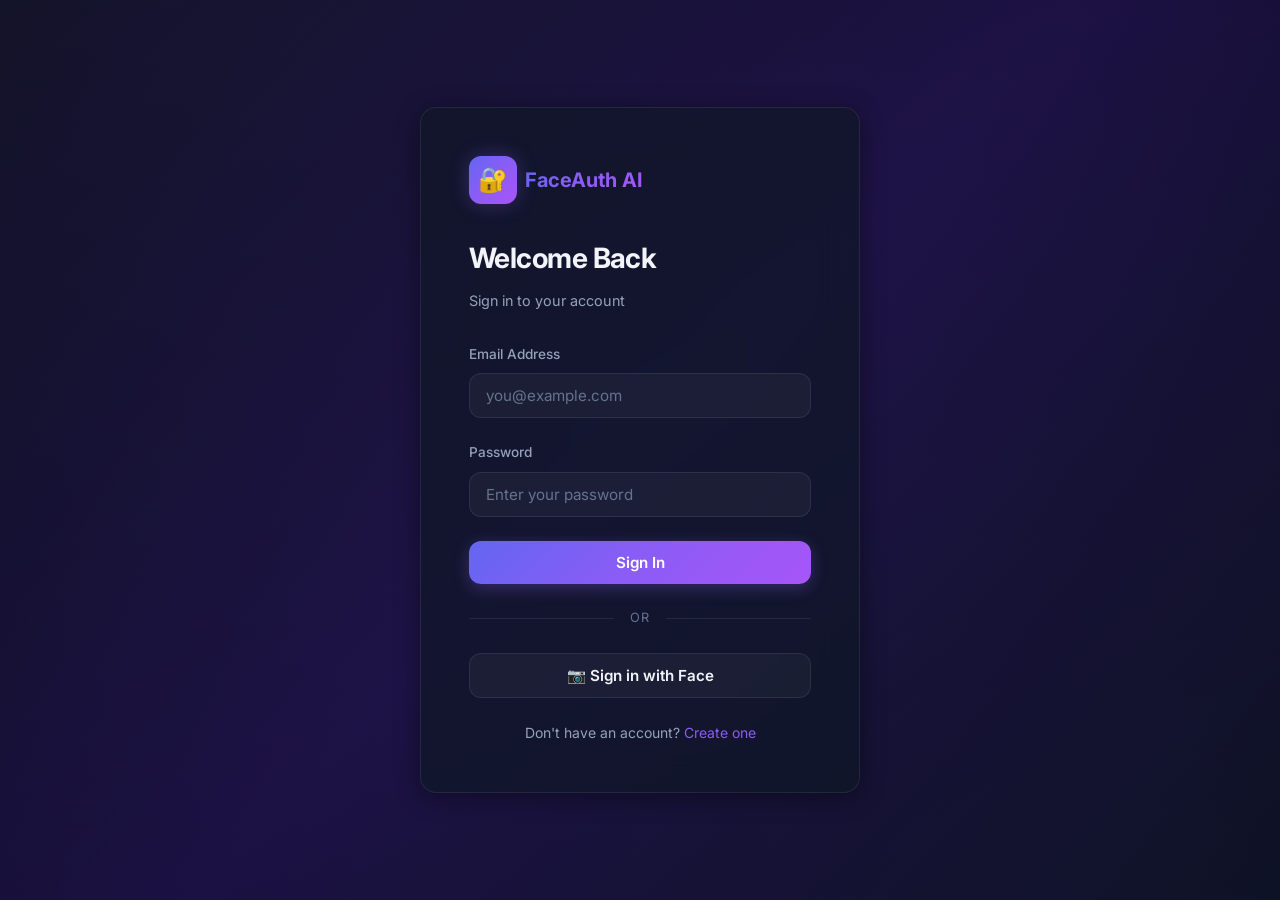
<file: frontend/index.html>
<!DOCTYPE html>
<html lang="en">
<head>
  <meta charset="UTF-8">
  <meta name="viewport" content="width=device-width, initial-scale=1.0">
  <meta name="description" content="AI-Based Facial Authentication System — Secure login with face recognition">
  <title>Login — Facial Auth</title>
  <link rel="stylesheet" href="css/styles.css">
</head>
<body>
  <div class="auth-container">
    <div class="card card-auth">
      <!-- Logo -->
      <div class="logo">
        <div class="logo-icon">🔐</div>
        <span class="logo-text">FaceAuth AI</span>
      </div>

      <h1>Welcome Back</h1>
      <p class="subtitle">Sign in to your account</p>

      <!-- Alert area -->
      <div id="alert-area"></div>

      <!-- Login Form -->
      <form id="login-form">
        <div class="form-group">
          <label for="email">Email Address</label>
          <input type="email" id="email" class="form-input" placeholder="you@example.com" required autocomplete="email">
        </div>
        <div class="form-group">
          <label for="password">Password</label>
          <input type="password" id="password" class="form-input" placeholder="Enter your password" required autocomplete="current-password">
        </div>
        <button type="submit" id="login-btn" class="btn btn-primary btn-full">
          Sign In
        </button>
      </form>

      <div class="divider">or</div>

      <!-- Face Login -->
      <button id="face-login-btn" class="btn btn-secondary btn-full" onclick="openFaceLogin()">
        📷 Sign in with Face
      </button>

      <p class="text-center mt-lg text-muted" style="font-size:0.875rem;">
        Don't have an account? <a href="register.html">Create one</a>
      </p>
    </div>
  </div>

  <!-- Face Login Modal -->
  <div id="face-modal" class="modal-overlay" onclick="if(event.target===this)closeFaceModal()">
    <div class="modal">
      <div class="modal-header">
        <h2 style="margin-bottom:0">Face Login</h2>
        <button class="modal-close" onclick="closeFaceModal()">✕</button>
      </div>

      <div class="form-group">
        <label for="face-email">Email (optional — speeds up matching)</label>
        <input type="email" id="face-email" class="form-input" placeholder="you@example.com">
      </div>

      <div class="webcam-container">
        <video id="face-video" autoplay playsinline muted></video>
        <canvas id="face-canvas"></canvas>
        <div class="webcam-overlay"><div class="face-guide"></div></div>
      </div>

      <div id="face-alert"></div>

      <div class="webcam-actions">
        <button class="btn btn-primary btn-full" id="capture-login-btn" onclick="captureFaceLogin()">
          📸 Capture & Login
        </button>
      </div>
    </div>
  </div>

  <script src="js/api.js"></script>
  <script src="js/auth.js"></script>
</body>
</html>
</file>
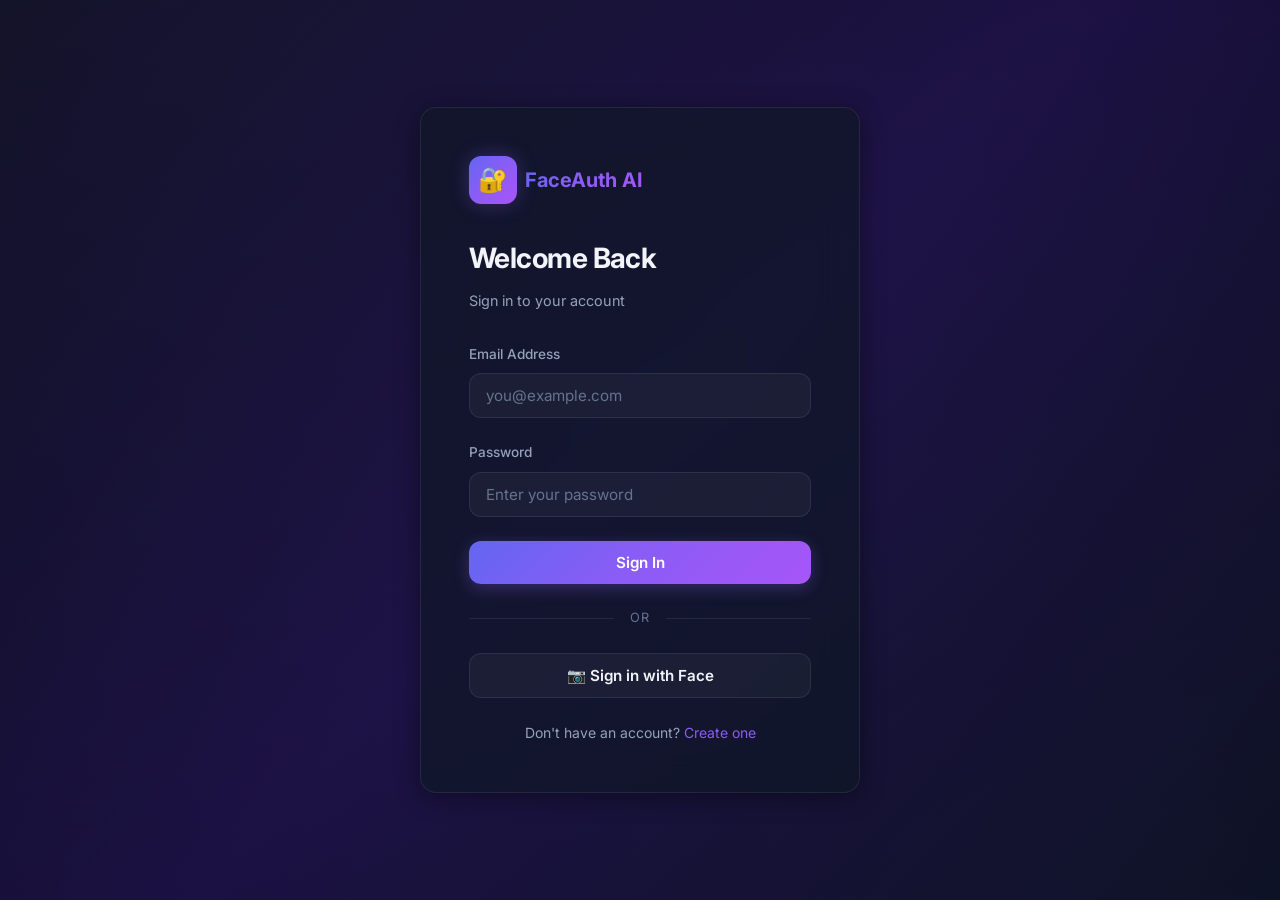
<file: frontend/admin.html>
<!DOCTYPE html>
<html lang="en">
<head>
  <meta charset="UTF-8">
  <meta name="viewport" content="width=device-width, initial-scale=1.0">
  <meta name="description" content="Admin panel — manage users and view system analytics">
  <title>Admin — Facial Auth</title>
  <link rel="stylesheet" href="css/styles.css">
</head>
<body>
  <!-- Navbar -->
  <nav class="navbar">
    <div class="logo">
      <div class="logo-icon">🔐</div>
      <span class="logo-text">FaceAuth AI</span>
    </div>
    <div class="nav-links">
      <a href="dashboard.html" class="nav-link">Dashboard</a>
      <a href="admin.html" class="nav-link active">Admin</a>
      <button class="btn btn-sm btn-secondary" onclick="logout()">Logout</button>
    </div>
  </nav>

  <div class="page-container">
    <div class="content-wrapper">
      <h1 style="margin-bottom:var(--space-sm)">Admin Panel</h1>
      <p class="subtitle">System overview and user management</p>

      <div id="alert-area"></div>

      <!-- Analytics Stats -->
      <div class="stats-grid" id="stats-grid">
        <div class="stat-card">
          <div class="stat-label">Total Users</div>
          <div class="stat-value" id="stat-total">—</div>
        </div>
        <div class="stat-card">
          <div class="stat-label">Users with Face</div>
          <div class="stat-value success" id="stat-faces">—</div>
        </div>
        <div class="stat-card">
          <div class="stat-label">System Status</div>
          <div class="stat-value success" id="stat-status" style="font-size:1.25rem">—</div>
        </div>
      </div>

      <!-- Users Table -->
      <div class="card" style="padding:0;overflow:hidden">
        <div style="padding:var(--space-lg) var(--space-xl) var(--space-md)">
          <h2 style="margin-bottom:0">Registered Users</h2>
        </div>
        <div class="table-wrapper" style="border:none;border-radius:0">
          <table>
            <thead>
              <tr>
                <th>Email</th>
                <th>Face Status</th>
                <th>Created</th>
                <th>Actions</th>
              </tr>
            </thead>
            <tbody id="users-tbody">
              <tr><td colspan="4" style="text-align:center;padding:var(--space-2xl)">Loading...</td></tr>
            </tbody>
          </table>
        </div>
      </div>
    </div>
  </div>

  <script src="js/api.js"></script>
  <script src="js/admin.js"></script>
</body>
</html>
</file>
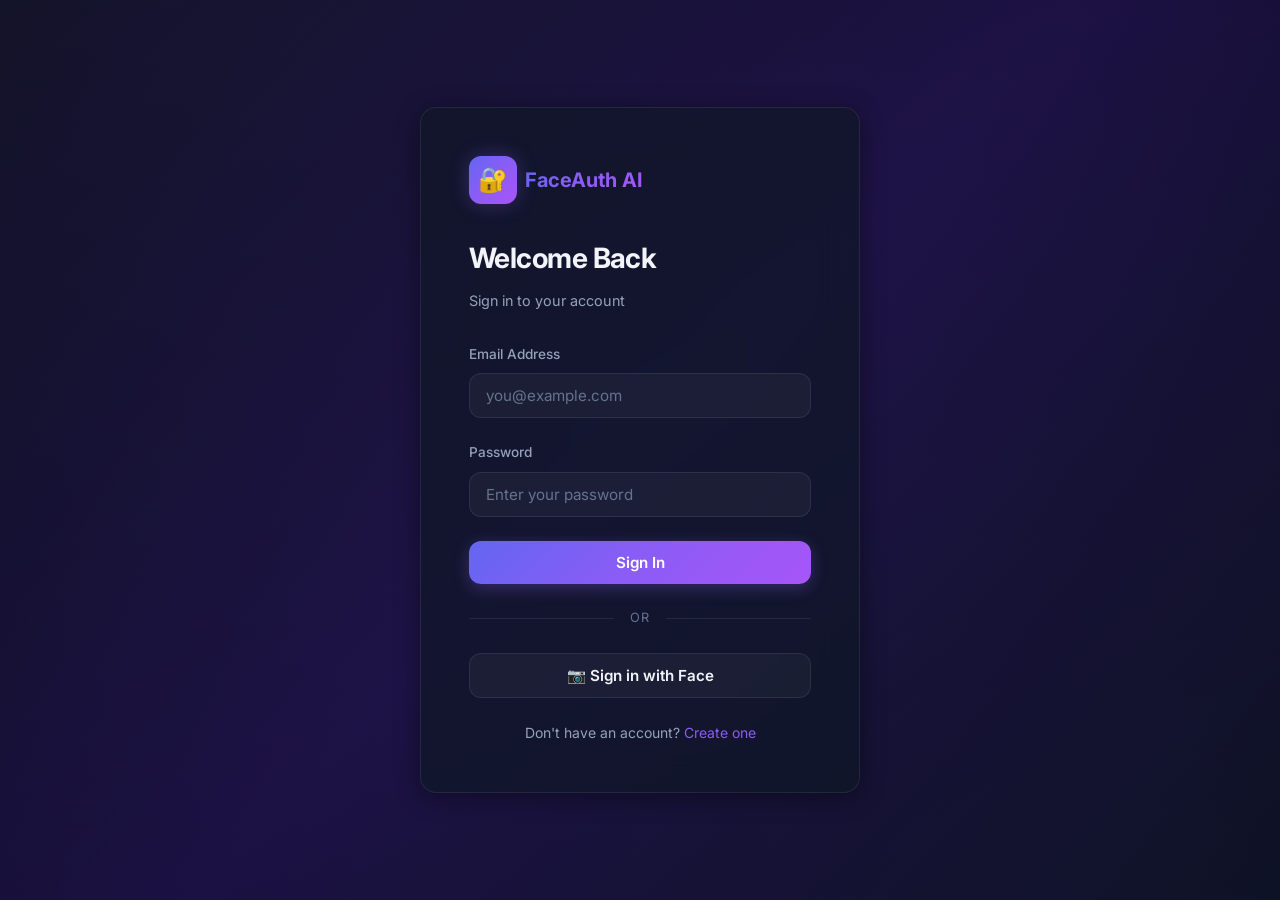
<file: frontend/dashboard.html>
<!DOCTYPE html>
<html lang="en">
<head>
  <meta charset="UTF-8">
  <meta name="viewport" content="width=device-width, initial-scale=1.0">
  <meta name="description" content="User dashboard — manage your profile and face authentication">
  <title>Dashboard — Facial Auth</title>
  <link rel="stylesheet" href="css/styles.css">
</head>
<body>
  <!-- Navbar -->
  <nav class="navbar">
    <div class="logo">
      <div class="logo-icon">🔐</div>
      <span class="logo-text">FaceAuth AI</span>
    </div>
    <div class="nav-links">
      <a href="dashboard.html" class="nav-link active">Dashboard</a>
      <a href="admin.html" class="nav-link">Admin</a>
      <div class="nav-user">
        <span id="nav-email">Loading...</span>
        <div class="avatar" id="nav-avatar">?</div>
      </div>
      <button class="btn btn-sm btn-secondary" onclick="logout()">Logout</button>
    </div>
  </nav>

  <div class="page-container">
    <div class="content-wrapper">
      <h1 style="margin-bottom:var(--space-lg)">Dashboard</h1>

      <div id="alert-area"></div>

      <!-- Profile Section -->
      <div class="profile-section">
        <!-- Profile Card -->
        <div class="card profile-card" id="profile-card">
          <div class="profile-avatar" id="profile-avatar">?</div>
          <div class="profile-email" id="profile-email">Loading...</div>
          <div class="profile-meta" id="profile-meta">Loading...</div>
          <div id="face-status" style="margin-bottom:var(--space-lg)"></div>
          <div class="profile-actions">
            <button class="btn btn-sm btn-secondary" onclick="openEditModal()">✏️ Edit Profile</button>
            <button class="btn btn-sm btn-danger" onclick="confirmDelete()">🗑️ Delete Account</button>
          </div>
        </div>

        <!-- Face Registration Card -->
        <div class="card" style="display:flex;flex-direction:column;align-items:center;text-align:center;padding:var(--space-2xl)">
          <div style="font-size:3rem;margin-bottom:var(--space-md)">📷</div>
          <h2>Face Authentication</h2>
          <p class="text-muted" style="margin-bottom:var(--space-lg);font-size:0.9rem">
            Register your face for quick biometric login. Your face data is encrypted with AES-256-GCM.
          </p>
          <button class="btn btn-primary" id="register-face-btn" onclick="openFaceRegister()">
            Register My Face
          </button>
        </div>
      </div>

      <!-- Quick Stats -->
      <div class="stats-grid" id="stats-grid">
        <div class="stat-card">
          <div class="stat-label">Account Status</div>
          <div class="stat-value success" style="font-size:1.25rem">Active</div>
        </div>
        <div class="stat-card">
          <div class="stat-label">Face Registered</div>
          <div class="stat-value" id="stat-face" style="font-size:1.25rem">—</div>
        </div>
        <div class="stat-card">
          <div class="stat-label">Security Level</div>
          <div class="stat-value" id="stat-security" style="font-size:1.25rem">Standard</div>
        </div>
      </div>
    </div>
  </div>

  <!-- Face Registration Modal -->
  <div id="face-modal" class="modal-overlay" onclick="if(event.target===this)closeFaceModal()">
    <div class="modal">
      <div class="modal-header">
        <h2 style="margin-bottom:0">Register Your Face</h2>
        <button class="modal-close" onclick="closeFaceModal()">✕</button>
      </div>
      <p class="text-muted" style="margin-bottom:var(--space-lg);font-size:0.875rem">
        Position your face within the oval guide and click capture.
      </p>
      <div class="webcam-container">
        <video id="face-video" autoplay playsinline muted></video>
        <canvas id="face-canvas"></canvas>
        <div class="webcam-overlay"><div class="face-guide"></div></div>
      </div>
      <div id="face-alert"></div>
      <div class="webcam-actions">
        <button class="btn btn-primary btn-full" id="capture-btn" onclick="captureFace()">
          📸 Capture & Register
        </button>
      </div>
    </div>
  </div>

  <!-- Edit Profile Modal -->
  <div id="edit-modal" class="modal-overlay" onclick="if(event.target===this)closeEditModal()">
    <div class="modal">
      <div class="modal-header">
        <h2 style="margin-bottom:0">Edit Profile</h2>
        <button class="modal-close" onclick="closeEditModal()">✕</button>
      </div>
      <form id="edit-form">
        <div class="form-group">
          <label for="edit-email">New Email</label>
          <input type="email" id="edit-email" class="form-input" placeholder="new@example.com">
        </div>
        <div class="form-group">
          <label for="edit-password">New Password (leave blank to keep current)</label>
          <input type="password" id="edit-password" class="form-input" placeholder="Min 8 characters" minlength="8">
        </div>
        <button type="submit" class="btn btn-primary btn-full">Save Changes</button>
      </form>
    </div>
  </div>

  <script src="js/api.js"></script>
  <script src="js/dashboard.js"></script>
</body>
</html>
</file>
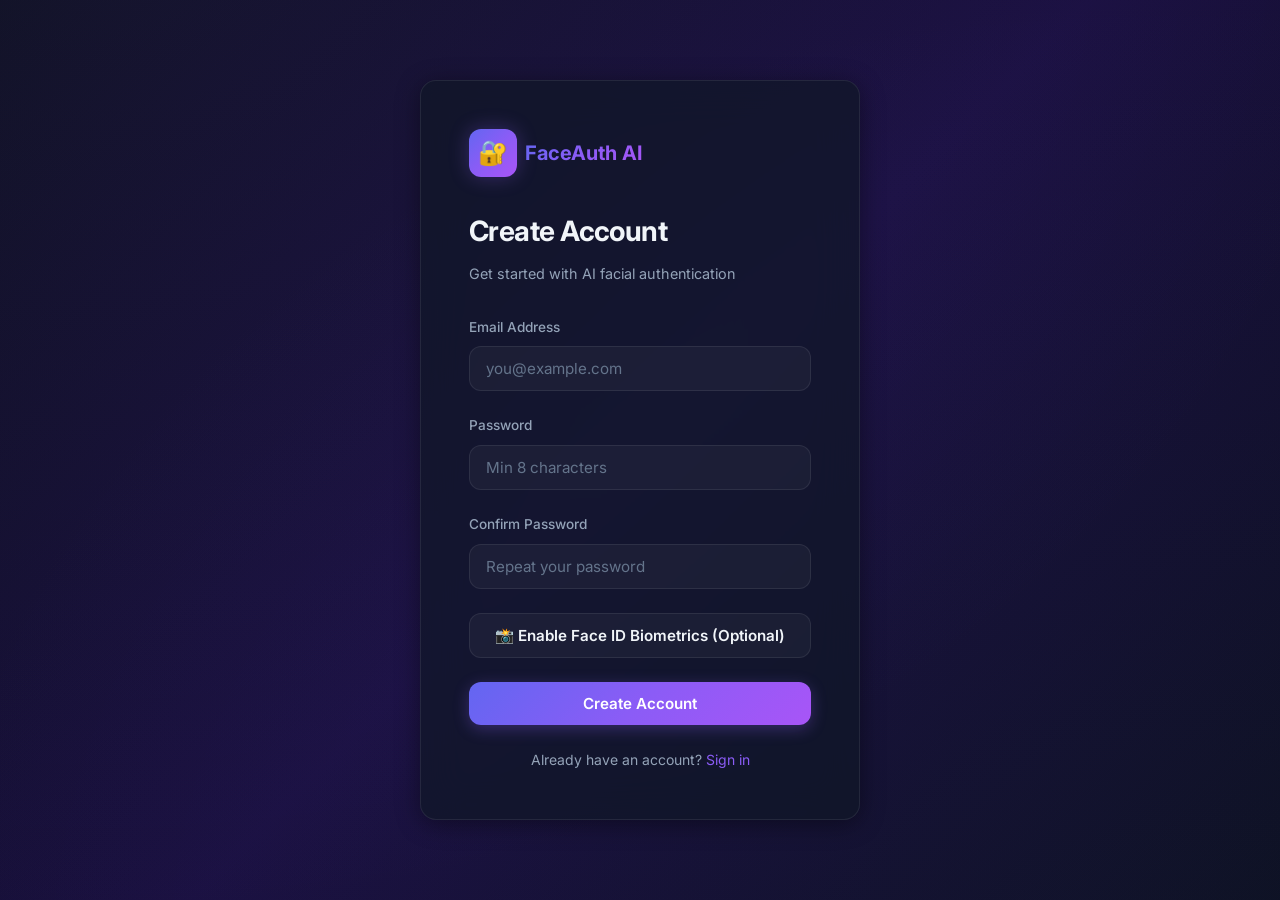
<file: frontend/register.html>
<!DOCTYPE html>
<html lang="en">
<head>
  <meta charset="UTF-8">
  <meta name="viewport" content="width=device-width, initial-scale=1.0">
  <meta name="description" content="Create your facial authentication account">
  <title>Register — Facial Auth</title>
  <link rel="stylesheet" href="css/styles.css">
</head>
<body>
  <div class="auth-container">
    <div class="card card-auth">
      <div class="logo">
        <div class="logo-icon">🔐</div>
        <span class="logo-text">FaceAuth AI</span>
      </div>

      <h1>Create Account</h1>
      <p class="subtitle">Get started with AI facial authentication</p>

      <div id="alert-area"></div>

      <form id="register-form">
        <div class="form-group">
          <label for="email">Email Address</label>
          <input type="email" id="email" class="form-input" placeholder="you@example.com" required autocomplete="email">
        </div>
        <div class="form-group">
          <label for="password">Password</label>
          <input type="password" id="password" class="form-input" placeholder="Min 8 characters" required minlength="8" autocomplete="new-password">
        </div>
        <div class="form-group">
          <label for="confirm-password">Confirm Password</label>
          <input type="password" id="confirm-password" class="form-input" placeholder="Repeat your password" required minlength="8" autocomplete="new-password">
        </div>

        <!-- Optional Face ID Registration -->
        <div class="form-group" style="margin-top:var(--space-lg);margin-bottom:var(--space-lg)">
          <button type="button" id="toggle-face-btn" class="btn btn-secondary btn-full" onclick="toggleFaceRegistration()">
            📸 Enable Face ID Biometrics (Optional)
          </button>
        </div>

        <div id="face-reg-section" class="hidden">
          <p class="text-muted" style="margin-bottom:var(--space-md);font-size:0.85rem;text-align:center">
            Position your face in the guide and capture your photo.
          </p>
          <div class="webcam-container" style="max-height:240px;margin-bottom:var(--space-md)">
            <video id="face-video" autoplay playsinline muted></video>
            <canvas id="face-canvas"></canvas>
            <div class="webcam-overlay"><div class="face-guide" style="width:160px;height:200px"></div></div>
          </div>
          <div class="flex gap-sm mb-lg">
            <button type="button" id="capture-face-btn" class="btn btn-secondary btn-full btn-sm" onclick="captureFaceRegistration()">
              📷 Capture Face
            </button>
          </div>
          <div id="face-success-badge" class="hidden text-center mb-md">
            <span class="badge badge-success">✓ Face ID Captured successfully</span>
          </div>
        </div>

        <button type="submit" id="register-btn" class="btn btn-primary btn-full">
          Create Account
        </button>
      </form>

      <p class="text-center mt-lg text-muted" style="font-size:0.875rem;">
        Already have an account? <a href="index.html">Sign in</a>
      </p>
    </div>
  </div>

  <script src="js/api.js"></script>
  <script>
    redirectIfAuth();

    let faceStream = null;
    let faceBlob = null;

    async function toggleFaceRegistration() {
      const section = document.getElementById('face-reg-section');
      const btn = document.getElementById('toggle-face-btn');

      if (section.classList.contains('hidden')) {
        section.classList.remove('hidden');
        btn.textContent = '✕ Disable Face ID Biometrics';
        btn.classList.replace('btn-secondary', 'btn-danger');

        try {
          faceStream = await navigator.mediaDevices.getUserMedia({
            video: { width: 320, height: 240, facingMode: 'user' }
          });
          document.getElementById('face-video').srcObject = faceStream;
        } catch {
          showAlert('alert-area', 'Camera access denied. Please allow camera permissions.', 'error');
        }
      } else {
        section.classList.add('hidden');
        btn.textContent = '📸 Enable Face ID Biometrics (Optional)';
        btn.classList.replace('btn-danger', 'btn-secondary');
        stopCamera();
        faceBlob = null;
        document.getElementById('face-success-badge').classList.add('hidden');
      }
    }

    function stopCamera() {
      if (faceStream) {
        faceStream.getTracks().forEach(t => t.stop());
        faceStream = null;
      }
      document.getElementById('face-video').srcObject = null;
    }

    function captureFaceRegistration() {
      const video = document.getElementById('face-video');
      const canvas = document.getElementById('face-canvas');
      const badge = document.getElementById('face-success-badge');

      canvas.width = video.videoWidth || 320;
      canvas.height = video.videoHeight || 240;
      canvas.getContext('2d').drawImage(video, 0, 0);

      canvas.toBlob((blob) => {
        faceBlob = blob;
        badge.classList.remove('hidden');
        showAlert('alert-area', 'Face ID photo captured successfully!', 'success');
      }, 'image/jpeg', 0.9);
    }

    document.getElementById('register-form').addEventListener('submit', async (e) => {
      e.preventDefault();
      const email = document.getElementById('email').value.trim();
      const password = document.getElementById('password').value;
      const confirm = document.getElementById('confirm-password').value;

      if (password !== confirm) {
        showAlert('alert-area', 'Passwords do not match', 'error');
        return;
      }

      const btn = document.getElementById('register-btn');
      btn.innerHTML = '<span class="spinner"></span> Creating...';
      btn.disabled = true;

      try {
        let res;
        if (faceBlob) {
          // Register with Face Biometrics
          res = await api.registerWithFace(email, password, faceBlob);
        } else {
          // Register standard Email/Password only
          res = await api.register(email, password);
        }

        if (res.ok) {
          stopCamera();
          api.clearTokens(); // Ensure we don't automatically log them in
          showAlert('alert-area', 'Account created! Redirecting to login page...', 'success');
          setTimeout(() => window.location.href = 'index.html?registered=true', 1200);
        } else {
          showAlert('alert-area', res.data?.detail || 'Registration failed', 'error');
          btn.innerHTML = 'Create Account';
          btn.disabled = false;
        }
      } catch (err) {
        console.error(err);
        showAlert('alert-area', 'Cannot connect to backend server. Make sure uvicorn is running on port 8080.', 'error');
        btn.innerHTML = 'Create Account';
        btn.disabled = false;
      }
    });
  </script>
</body>
</html>
</file>
<file: frontend/css/styles.css>
/* ================================================================
   AI Facial Authentication System — Design System
   ================================================================ */
@import url('https://fonts.googleapis.com/css2?family=Inter:wght@300;400;500;600;700;800&display=swap');

:root {
  --bg-primary: #0a0e1a;
  --bg-secondary: #111827;
  --bg-card: rgba(17, 24, 39, 0.7);
  --bg-glass: rgba(255, 255, 255, 0.04);
  --bg-glass-hover: rgba(255, 255, 255, 0.08);
  --gradient-primary: linear-gradient(135deg, #6366f1, #8b5cf6, #a855f7);
  --gradient-success: linear-gradient(135deg, #10b981, #34d399);
  --gradient-danger: linear-gradient(135deg, #ef4444, #f87171);
  --gradient-warning: linear-gradient(135deg, #f59e0b, #fbbf24);
  --gradient-bg: linear-gradient(135deg, #0a0e1a 0%, #1a1040 50%, #0a0e1a 100%);
  --accent-primary: #8b5cf6;
  --accent-primary-hover: #a78bfa;
  --accent-success: #10b981;
  --accent-danger: #ef4444;
  --accent-warning: #f59e0b;
  --accent-info: #3b82f6;
  --text-primary: #f1f5f9;
  --text-secondary: #94a3b8;
  --text-muted: #64748b;
  --text-accent: #c4b5fd;
  --border-color: rgba(255, 255, 255, 0.08);
  --border-color-hover: rgba(139, 92, 246, 0.3);
  --border-radius: 12px;
  --border-radius-lg: 16px;
  --border-radius-xl: 24px;
  --shadow-sm: 0 2px 8px rgba(0, 0, 0, 0.3);
  --shadow-md: 0 4px 24px rgba(0, 0, 0, 0.4);
  --shadow-lg: 0 8px 40px rgba(0, 0, 0, 0.5);
  --shadow-glow: 0 0 40px rgba(139, 92, 246, 0.15);
  --transition-fast: 150ms ease;
  --transition-normal: 250ms ease;
  --transition-slow: 400ms ease;
  --space-xs: 4px; --space-sm: 8px; --space-md: 16px;
  --space-lg: 24px; --space-xl: 32px; --space-2xl: 48px; --space-3xl: 64px;
}

*, *::before, *::after { margin: 0; padding: 0; box-sizing: border-box; }
html { font-size: 16px; scroll-behavior: smooth; }
body {
  font-family: 'Inter', -apple-system, BlinkMacSystemFont, sans-serif;
  background: var(--bg-primary); color: var(--text-primary);
  min-height: 100vh; line-height: 1.6; overflow-x: hidden;
  -webkit-font-smoothing: antialiased;
}
body::before { content: ''; position: fixed; inset: 0; background: var(--gradient-bg); z-index: -2; }
body::after {
  content: ''; position: fixed; top: -50%; left: -50%; width: 200%; height: 200%;
  background: radial-gradient(ellipse at 30% 20%, rgba(139,92,246,0.08) 0%, transparent 50%),
              radial-gradient(ellipse at 70% 80%, rgba(99,102,241,0.06) 0%, transparent 50%);
  z-index: -1; animation: bgShift 20s ease-in-out infinite alternate;
}
@keyframes bgShift { 0%{transform:translate(0,0) rotate(0deg)} 100%{transform:translate(-5%,-3%) rotate(3deg)} }
a { color: var(--accent-primary); text-decoration: none; transition: color var(--transition-fast); }
a:hover { color: var(--accent-primary-hover); }

.page-container { min-height:100vh; display:flex; flex-direction:column; align-items:center; padding:var(--space-xl); }
.auth-container { min-height:100vh; display:flex; align-items:center; justify-content:center; padding:var(--space-lg); }
.content-wrapper { width:100%; max-width:1200px; margin:0 auto; }

.card {
  background: var(--bg-card); backdrop-filter: blur(20px); -webkit-backdrop-filter: blur(20px);
  border: 1px solid var(--border-color); border-radius: var(--border-radius-lg);
  padding: var(--space-xl); box-shadow: var(--shadow-md);
  transition: border-color var(--transition-normal), box-shadow var(--transition-normal);
}
.card:hover { border-color: var(--border-color-hover); box-shadow: var(--shadow-lg), var(--shadow-glow); }
.card-auth { width:100%; max-width:440px; padding:var(--space-2xl); }

.logo { display:flex; align-items:center; gap:var(--space-sm); margin-bottom:var(--space-xl); }
.logo-icon {
  width:48px; height:48px; background:var(--gradient-primary); border-radius:var(--border-radius);
  display:flex; align-items:center; justify-content:center; font-size:1.5rem;
  box-shadow: 0 0 20px rgba(139,92,246,0.3);
}
.logo-text {
  font-size:1.25rem; font-weight:700; background:var(--gradient-primary);
  -webkit-background-clip:text; -webkit-text-fill-color:transparent; background-clip:text;
}
h1 { font-size:1.75rem; font-weight:700; margin-bottom:var(--space-sm); letter-spacing:-0.02em; }
h2 { font-size:1.35rem; font-weight:600; margin-bottom:var(--space-md); letter-spacing:-0.01em; }
.subtitle { color:var(--text-secondary); font-size:0.9rem; margin-bottom:var(--space-xl); }

.form-group { margin-bottom: var(--space-lg); }
.form-group label { display:block; font-size:0.85rem; font-weight:500; color:var(--text-secondary); margin-bottom:var(--space-sm); }
.form-input {
  width:100%; padding:12px 16px; background:var(--bg-glass); border:1px solid var(--border-color);
  border-radius:var(--border-radius); color:var(--text-primary); font-family:inherit; font-size:0.95rem;
  transition: all var(--transition-normal); outline:none;
}
.form-input::placeholder { color:var(--text-muted); }
.form-input:focus { border-color:var(--accent-primary); background:var(--bg-glass-hover); box-shadow:0 0 0 3px rgba(139,92,246,0.15); }
.form-input:hover:not(:focus) { border-color:rgba(255,255,255,0.15); }

.btn {
  display:inline-flex; align-items:center; justify-content:center; gap:var(--space-sm);
  padding:12px 24px; font-family:inherit; font-size:0.95rem; font-weight:600;
  border:none; border-radius:var(--border-radius); cursor:pointer;
  transition: all var(--transition-normal); outline:none; text-decoration:none;
  position:relative; overflow:hidden;
}
.btn::after { content:''; position:absolute; inset:0; background:linear-gradient(rgba(255,255,255,0.1),transparent); opacity:0; transition:opacity var(--transition-fast); }
.btn:hover::after { opacity:1; }
.btn:active { transform:scale(0.97); }
.btn-primary { background:var(--gradient-primary); color:white; box-shadow:0 4px 16px rgba(139,92,246,0.3); }
.btn-primary:hover { box-shadow:0 6px 24px rgba(139,92,246,0.45); transform:translateY(-1px); }
.btn-secondary { background:var(--bg-glass); color:var(--text-primary); border:1px solid var(--border-color); }
.btn-secondary:hover { background:var(--bg-glass-hover); border-color:var(--border-color-hover); }
.btn-danger { background:var(--gradient-danger); color:white; box-shadow:0 4px 16px rgba(239,68,68,0.2); }
.btn-danger:hover { box-shadow:0 6px 24px rgba(239,68,68,0.35); }
.btn-success { background:var(--gradient-success); color:white; box-shadow:0 4px 16px rgba(16,185,129,0.2); }
.btn-full { width:100%; }
.btn-sm { padding:8px 16px; font-size:0.85rem; }
.btn-icon { width:36px; height:36px; padding:0; border-radius:8px; }

.divider { display:flex; align-items:center; gap:var(--space-md); margin:var(--space-lg) 0; color:var(--text-muted); font-size:0.8rem; text-transform:uppercase; letter-spacing:0.1em; }
.divider::before, .divider::after { content:''; flex:1; height:1px; background:var(--border-color); }

.alert { padding:12px 16px; border-radius:var(--border-radius); font-size:0.875rem; margin-bottom:var(--space-md); display:flex; align-items:center; gap:var(--space-sm); animation:slideIn 0.3s ease; }
.alert-error { background:rgba(239,68,68,0.1); border:1px solid rgba(239,68,68,0.25); color:#fca5a5; }
.alert-success { background:rgba(16,185,129,0.1); border:1px solid rgba(16,185,129,0.25); color:#6ee7b7; }
.alert-info { background:rgba(59,130,246,0.1); border:1px solid rgba(59,130,246,0.25); color:#93c5fd; }
@keyframes slideIn { from{opacity:0;transform:translateY(-8px)} to{opacity:1;transform:translateY(0)} }

.navbar { width:100%; padding:var(--space-md) var(--space-xl); display:flex; align-items:center; justify-content:space-between; background:rgba(10,14,26,0.8); backdrop-filter:blur(12px); border-bottom:1px solid var(--border-color); position:sticky; top:0; z-index:100; }
.navbar .logo { margin-bottom:0; }
.nav-links { display:flex; align-items:center; gap:var(--space-md); }
.nav-link { padding:8px 16px; border-radius:8px; font-size:0.875rem; font-weight:500; color:var(--text-secondary); transition:all var(--transition-fast); }
.nav-link:hover,.nav-link.active { color:var(--text-primary); background:var(--bg-glass-hover); }
.nav-user { display:flex; align-items:center; gap:var(--space-sm); padding:6px 12px 6px 16px; border-radius:999px; background:var(--bg-glass); border:1px solid var(--border-color); font-size:0.85rem; color:var(--text-secondary); }
.nav-user .avatar { width:28px; height:28px; border-radius:50%; background:var(--gradient-primary); display:flex; align-items:center; justify-content:center; font-size:0.75rem; font-weight:700; color:white; }

.stats-grid { display:grid; grid-template-columns:repeat(auto-fit,minmax(220px,1fr)); gap:var(--space-lg); margin-bottom:var(--space-xl); }
.stat-card { background:var(--bg-card); backdrop-filter:blur(16px); border:1px solid var(--border-color); border-radius:var(--border-radius-lg); padding:var(--space-lg); transition:all var(--transition-normal); }
.stat-card:hover { border-color:var(--border-color-hover); transform:translateY(-2px); }
.stat-label { font-size:0.8rem; font-weight:500; color:var(--text-muted); text-transform:uppercase; letter-spacing:0.05em; margin-bottom:var(--space-sm); }
.stat-value { font-size:2rem; font-weight:800; background:var(--gradient-primary); -webkit-background-clip:text; -webkit-text-fill-color:transparent; background-clip:text; }
.stat-value.success { background:var(--gradient-success); -webkit-background-clip:text; background-clip:text; }

.table-wrapper { overflow-x:auto; border-radius:var(--border-radius-lg); border:1px solid var(--border-color); }
table { width:100%; border-collapse:collapse; }
th { text-align:left; padding:14px 20px; font-size:0.8rem; font-weight:600; color:var(--text-muted); text-transform:uppercase; letter-spacing:0.05em; background:var(--bg-glass); border-bottom:1px solid var(--border-color); }
td { padding:14px 20px; font-size:0.9rem; border-bottom:1px solid var(--border-color); color:var(--text-secondary); }
tr:last-child td { border-bottom:none; }
tr:hover td { background:var(--bg-glass); }

.badge { display:inline-flex; align-items:center; gap:4px; padding:4px 10px; border-radius:999px; font-size:0.75rem; font-weight:600; }
.badge-success { background:rgba(16,185,129,0.15); color:#34d399; }
.badge-warning { background:rgba(245,158,11,0.15); color:#fbbf24; }
.badge-danger { background:rgba(239,68,68,0.15); color:#f87171; }
.badge-info { background:rgba(59,130,246,0.15); color:#93c5fd; }

.modal-overlay { position:fixed; inset:0; background:rgba(0,0,0,0.7); backdrop-filter:blur(8px); display:flex; align-items:center; justify-content:center; z-index:1000; opacity:0; visibility:hidden; transition:all var(--transition-normal); }
.modal-overlay.active { opacity:1; visibility:visible; }
.modal { background:var(--bg-secondary); border:1px solid var(--border-color); border-radius:var(--border-radius-xl); padding:var(--space-xl); width:90%; max-width:520px; transform:scale(0.9) translateY(20px); transition:transform var(--transition-normal); box-shadow:var(--shadow-lg); }
.modal-overlay.active .modal { transform:scale(1) translateY(0); }
.modal-header { display:flex; align-items:center; justify-content:space-between; margin-bottom:var(--space-lg); }
.modal-close { width:32px; height:32px; border-radius:8px; background:var(--bg-glass); border:1px solid var(--border-color); color:var(--text-secondary); cursor:pointer; display:flex; align-items:center; justify-content:center; font-size:1.1rem; transition:all var(--transition-fast); }
.modal-close:hover { background:rgba(239,68,68,0.15); border-color:rgba(239,68,68,0.3); color:#f87171; }

.webcam-container { position:relative; border-radius:var(--border-radius-lg); overflow:hidden; background:#000; aspect-ratio:4/3; margin-bottom:var(--space-lg); }
.webcam-container video, .webcam-container canvas { width:100%; height:100%; object-fit:cover; display:block; }
.webcam-container canvas { display:none; }
.webcam-overlay { position:absolute; inset:0; display:flex; align-items:center; justify-content:center; pointer-events:none; }
.face-guide { width:200px; height:260px; border:2px dashed rgba(139,92,246,0.5); border-radius:50%; animation:pulse 2s ease-in-out infinite; }
@keyframes pulse { 0%,100%{border-color:rgba(139,92,246,0.3);transform:scale(1)} 50%{border-color:rgba(139,92,246,0.7);transform:scale(1.02)} }
.webcam-actions { display:flex; gap:var(--space-md); }

.profile-section { display:grid; grid-template-columns:1fr 1fr; gap:var(--space-xl); margin-bottom:var(--space-xl); }
.profile-card { display:flex; flex-direction:column; align-items:center; text-align:center; padding:var(--space-2xl); }
.profile-avatar { width:80px; height:80px; border-radius:50%; background:var(--gradient-primary); display:flex; align-items:center; justify-content:center; font-size:2rem; font-weight:700; color:white; margin-bottom:var(--space-md); box-shadow:0 0 30px rgba(139,92,246,0.3); }
.profile-email { font-size:1rem; font-weight:500; margin-bottom:var(--space-sm); }
.profile-meta { font-size:0.85rem; color:var(--text-muted); margin-bottom:var(--space-lg); }
.profile-actions { display:flex; gap:var(--space-sm); flex-wrap:wrap; justify-content:center; }

.spinner { width:20px; height:20px; border:2px solid rgba(255,255,255,0.2); border-top-color:white; border-radius:50%; animation:spin 0.6s linear infinite; }
@keyframes spin { to{transform:rotate(360deg)} }
.btn .spinner { width:18px; height:18px; }

@media (max-width:768px) {
  .page-container { padding:var(--space-md); }
  .profile-section { grid-template-columns:1fr; }
  .stats-grid { grid-template-columns:1fr; }
  .navbar { padding:var(--space-sm) var(--space-md); }
  .nav-links { gap:var(--space-xs); }
  h1 { font-size:1.4rem; }
}

.hidden { display:none !important; }
.text-center { text-align:center; }
.text-muted { color:var(--text-secondary); }
.mt-md { margin-top:var(--space-md); }
.mt-lg { margin-top:var(--space-lg); }
.mb-md { margin-bottom:var(--space-md); }
.mb-lg { margin-bottom:var(--space-lg); }
.flex { display:flex; }
.flex-center { display:flex; align-items:center; justify-content:center; }
.gap-sm { gap:var(--space-sm); }
.gap-md { gap:var(--space-md); }
</file>
